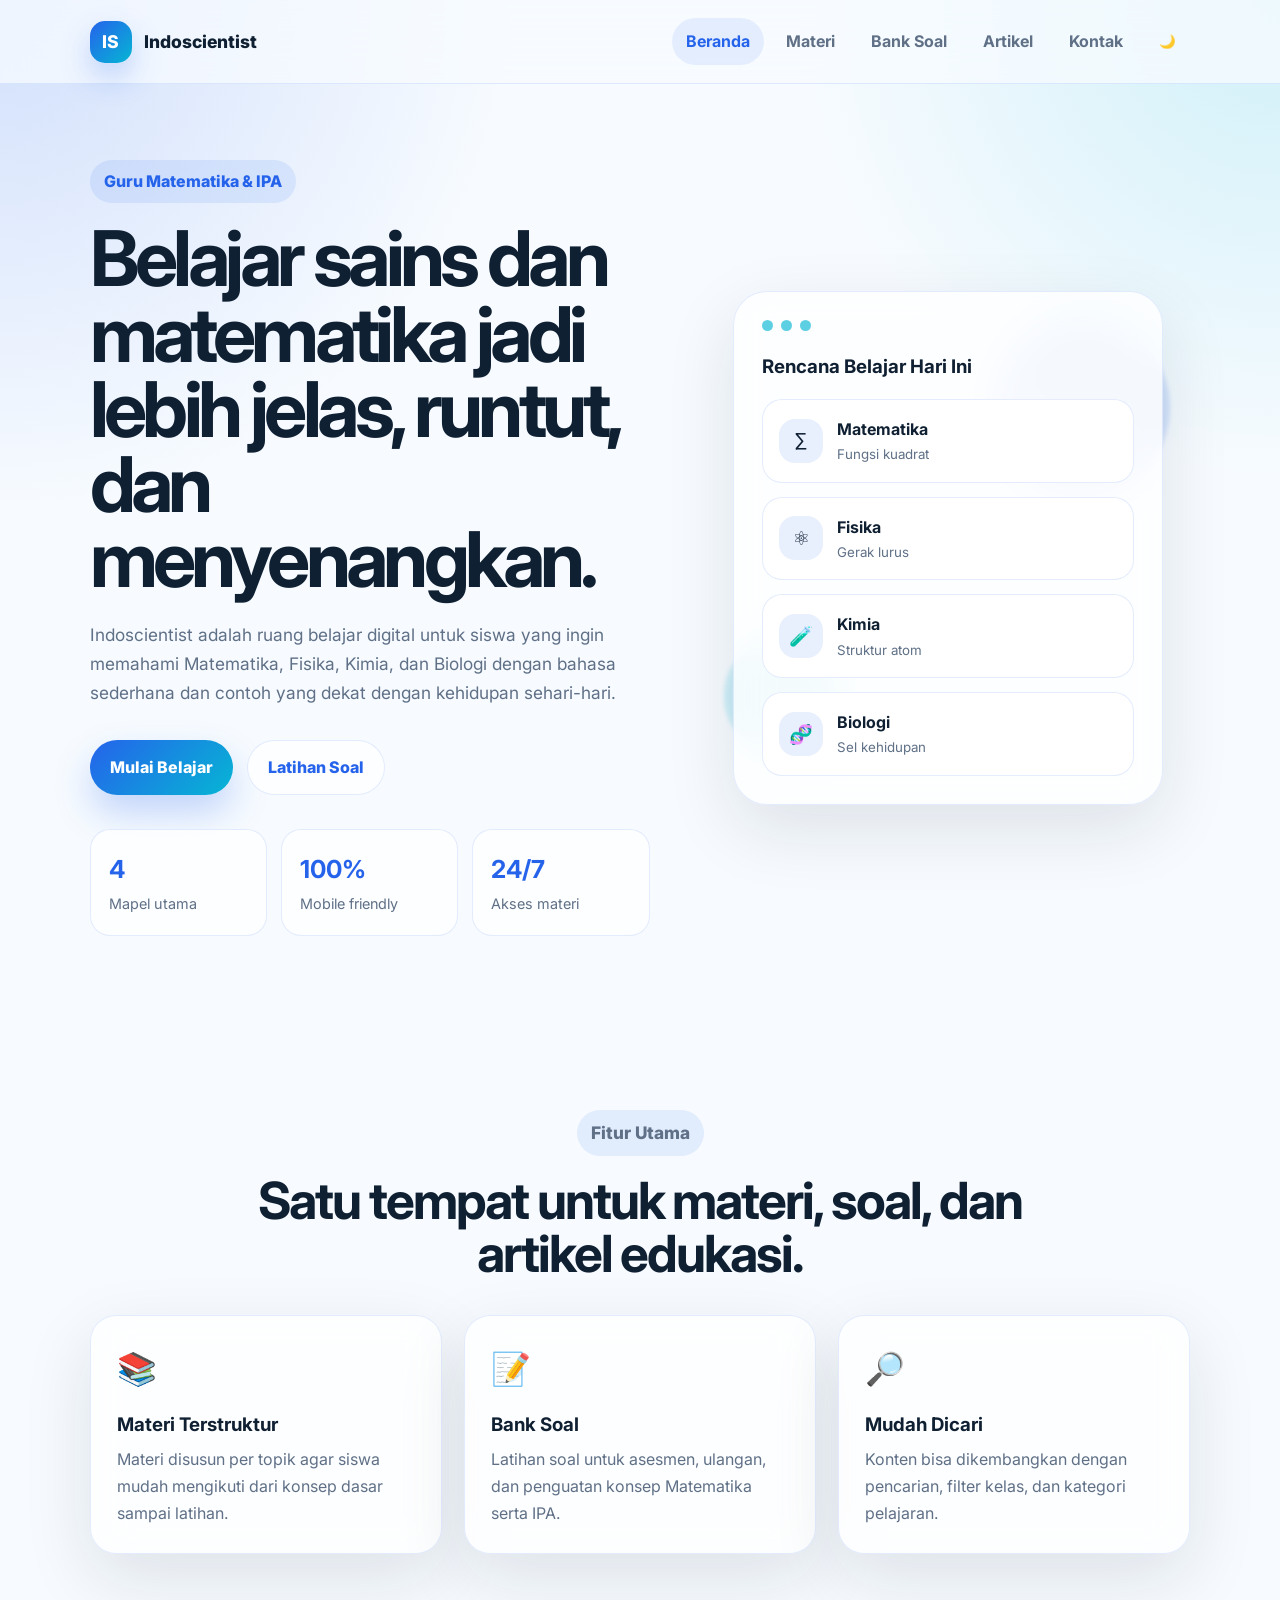
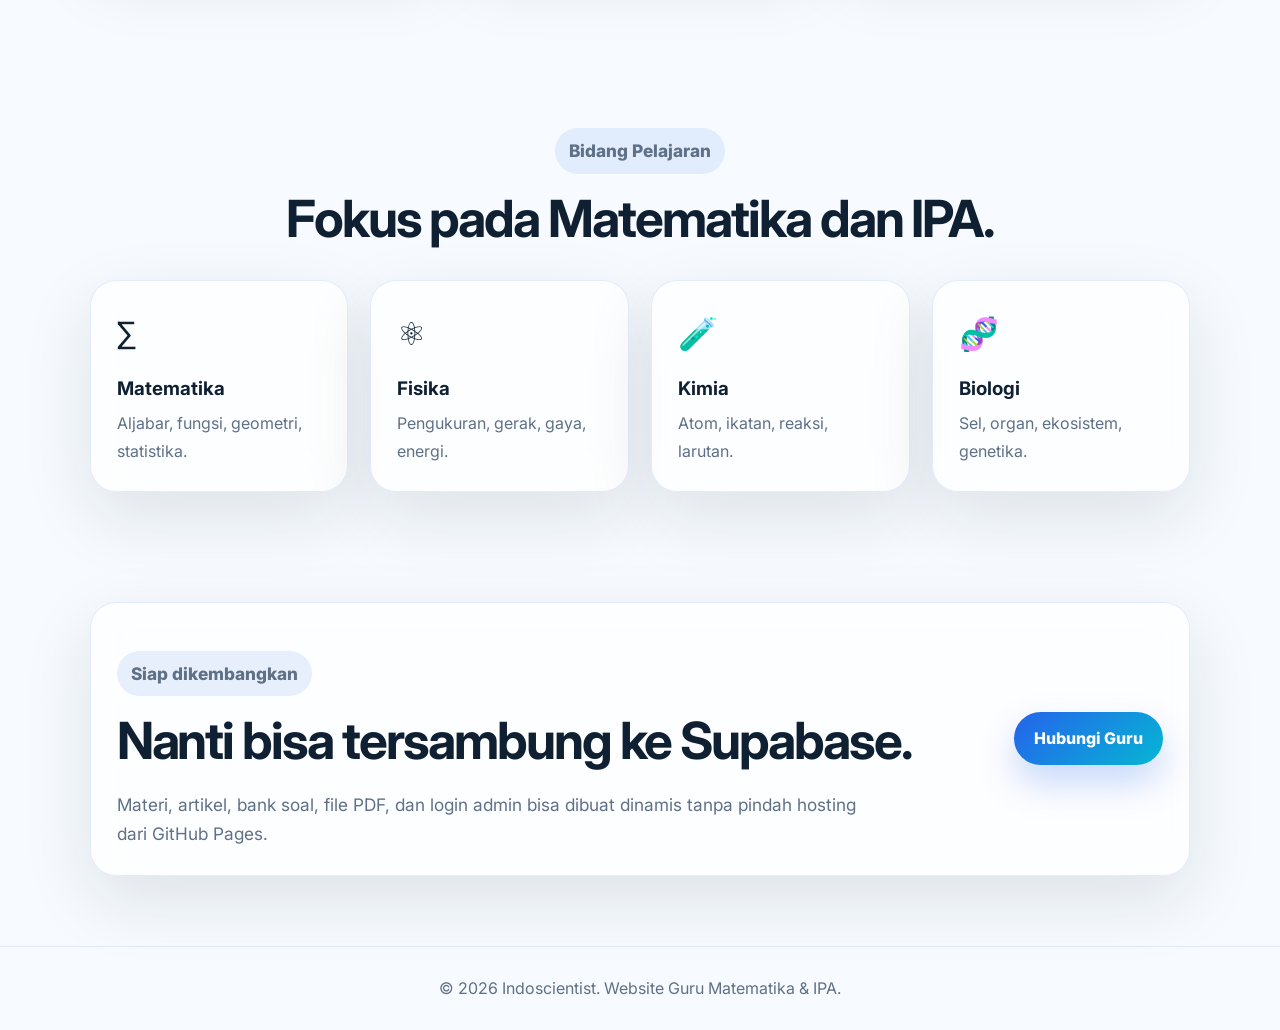
<file: index.html>
<!DOCTYPE html>
<html lang="id">
<head>
  <meta charset="UTF-8" />
  <meta name="viewport" content="width=device-width, initial-scale=1.0" />
  <meta name="description" content="Website pembelajaran Indoscientist untuk materi Matematika dan IPA." />
  <title>Indoscientist | Guru Matematika & IPA</title>
  <link rel="preconnect" href="https://fonts.googleapis.com">
  <link rel="preconnect" href="https://fonts.gstatic.com" crossorigin>
  <link href="https://fonts.googleapis.com/css2?family=Inter:wght@400;500;600;700;800&display=swap" rel="stylesheet">
  <link rel="stylesheet" href="css/style.css" />
</head>
<body>
  <header class="site-header">
    <a class="brand" href="index.html">
      <span class="brand-mark">IS</span>
      <span>Indoscientist</span>
    </a>

    <button class="nav-toggle" id="navToggle" aria-label="Buka menu">☰</button>

    <nav class="site-nav" id="siteNav">
      <a href="index.html" class="active">Beranda</a>
      <a href="materi.html">Materi</a>
      <a href="bank-soal.html">Bank Soal</a>
      <a href="artikel.html">Artikel</a>
      <a href="kontak.html">Kontak</a>
      <button class="theme-toggle" id="themeToggle" type="button">🌙</button>
    </nav>
  </header>

  <main>
    <section class="hero section">
      <div class="hero-content reveal">
        <p class="eyebrow">Guru Matematika & IPA</p>
        <h1>Belajar sains dan matematika jadi lebih jelas, runtut, dan menyenangkan.</h1>
        <p class="hero-subtitle">
          Indoscientist adalah ruang belajar digital untuk siswa yang ingin memahami Matematika, Fisika, Kimia, dan Biologi dengan bahasa sederhana dan contoh yang dekat dengan kehidupan sehari-hari.
        </p>
        <div class="hero-actions">
          <a href="materi.html" class="btn btn-primary">Mulai Belajar</a>
          <a href="bank-soal.html" class="btn btn-ghost">Latihan Soal</a>
        </div>
        <div class="stats-row">
          <div><strong>4</strong><span>Mapel utama</span></div>
          <div><strong>100%</strong><span>Mobile friendly</span></div>
          <div><strong>24/7</strong><span>Akses materi</span></div>
        </div>
      </div>

      <div class="hero-visual reveal">
        <div class="orb orb-one"></div>
        <div class="orb orb-two"></div>
        <div class="dashboard-card main-card">
          <div class="card-topline">
            <span></span><span></span><span></span>
          </div>
          <h3>Rencana Belajar Hari Ini</h3>
          <div class="lesson-list">
            <div class="lesson-item"><span>∑</span><div><b>Matematika</b><small>Fungsi kuadrat</small></div></div>
            <div class="lesson-item"><span>⚛</span><div><b>Fisika</b><small>Gerak lurus</small></div></div>
            <div class="lesson-item"><span>🧪</span><div><b>Kimia</b><small>Struktur atom</small></div></div>
            <div class="lesson-item"><span>🧬</span><div><b>Biologi</b><small>Sel kehidupan</small></div></div>
          </div>
        </div>
      </div>
    </section>

    <section class="section">
      <div class="section-heading reveal">
        <p class="eyebrow">Fitur Utama</p>
        <h2>Satu tempat untuk materi, soal, dan artikel edukasi.</h2>
      </div>
      <div class="feature-grid">
        <article class="feature-card reveal"><div class="icon">📚</div><h3>Materi Terstruktur</h3><p>Materi disusun per topik agar siswa mudah mengikuti dari konsep dasar sampai latihan.</p></article>
        <article class="feature-card reveal"><div class="icon">📝</div><h3>Bank Soal</h3><p>Latihan soal untuk asesmen, ulangan, dan penguatan konsep Matematika serta IPA.</p></article>
        <article class="feature-card reveal"><div class="icon">🔎</div><h3>Mudah Dicari</h3><p>Konten bisa dikembangkan dengan pencarian, filter kelas, dan kategori pelajaran.</p></article>
      </div>
    </section>

    <section class="section subjects-section">
      <div class="section-heading reveal">
        <p class="eyebrow">Bidang Pelajaran</p>
        <h2>Fokus pada Matematika dan IPA.</h2>
      </div>
      <div class="subject-grid">
        <a class="subject-card reveal" href="materi.html"><span>∑</span><h3>Matematika</h3><p>Aljabar, fungsi, geometri, statistika.</p></a>
        <a class="subject-card reveal" href="materi.html"><span>⚛</span><h3>Fisika</h3><p>Pengukuran, gerak, gaya, energi.</p></a>
        <a class="subject-card reveal" href="materi.html"><span>🧪</span><h3>Kimia</h3><p>Atom, ikatan, reaksi, larutan.</p></a>
        <a class="subject-card reveal" href="materi.html"><span>🧬</span><h3>Biologi</h3><p>Sel, organ, ekosistem, genetika.</p></a>
      </div>
    </section>

    <section class="cta section reveal">
      <div>
        <p class="eyebrow">Siap dikembangkan</p>
        <h2>Nanti bisa tersambung ke Supabase.</h2>
        <p>Materi, artikel, bank soal, file PDF, dan login admin bisa dibuat dinamis tanpa pindah hosting dari GitHub Pages.</p>
      </div>
      <a class="btn btn-primary" href="kontak.html">Hubungi Guru</a>
    </section>
  </main>

  <footer class="site-footer">
    <p>© 2026 Indoscientist. Website Guru Matematika & IPA.</p>
  </footer>

  <script src="js/app.js"></script>
</body>
</html>
</file>
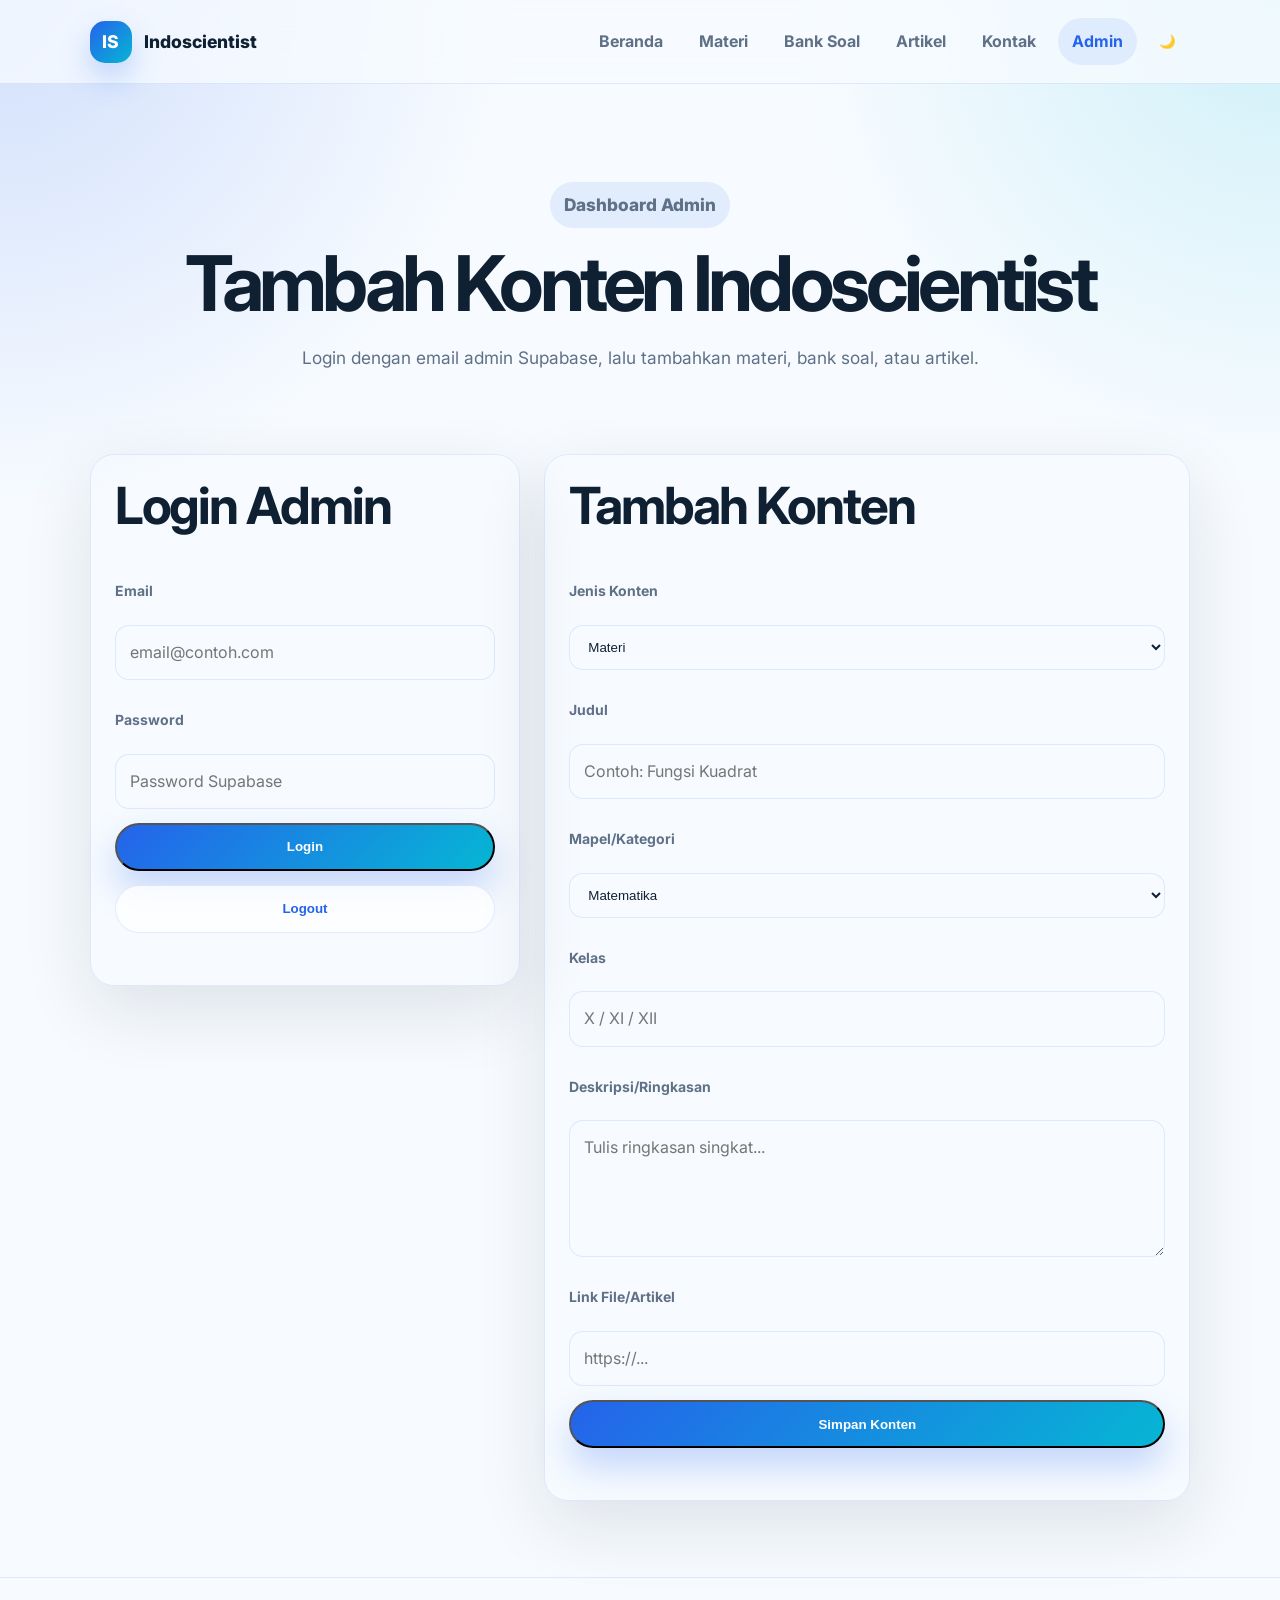
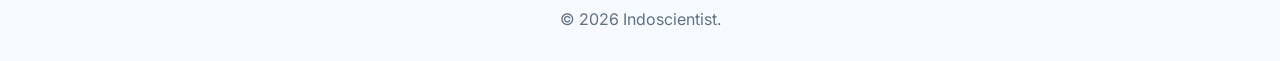
<file: admin.html>
<!DOCTYPE html>
<html lang="id">
<head>
  <meta charset="UTF-8" />
  <meta name="viewport" content="width=device-width, initial-scale=1.0" />
  <title>Admin | Indoscientist</title>
  <link rel="preconnect" href="https://fonts.googleapis.com"><link rel="preconnect" href="https://fonts.gstatic.com" crossorigin>
  <link href="https://fonts.googleapis.com/css2?family=Inter:wght@400;500;600;700;800&display=swap" rel="stylesheet">
  <link rel="stylesheet" href="css/style.css" />
</head>
<body>
  <header class="site-header"><a class="brand" href="index.html"><span class="brand-mark">IS</span><span>Indoscientist</span></a><button class="nav-toggle" id="navToggle">☰</button><nav class="site-nav" id="siteNav"><a href="index.html">Beranda</a><a href="materi.html">Materi</a><a href="bank-soal.html">Bank Soal</a><a href="artikel.html">Artikel</a><a href="kontak.html">Kontak</a><a href="admin.html" class="active">Admin</a><button class="theme-toggle" id="themeToggle" type="button">🌙</button></nav></header>
  <main>
    <section class="page-hero section reveal"><p class="eyebrow">Dashboard Admin</p><h1>Tambah Konten Indoscientist</h1><p>Login dengan email admin Supabase, lalu tambahkan materi, bank soal, atau artikel.</p></section>

    <section class="section compact admin-layout">
      <form class="admin-card reveal" id="loginForm">
        <h2>Login Admin</h2>
        <label>Email</label><input type="email" id="email" placeholder="email@contoh.com" required>
        <label>Password</label><input type="password" id="password" placeholder="Password Supabase" required>
        <button class="btn btn-primary" type="submit">Login</button>
        <button class="btn btn-ghost" type="button" id="logoutBtn">Logout</button>
        <p id="authStatus" class="form-status"></p>
      </form>

      <form class="admin-card reveal" id="contentForm">
        <h2>Tambah Konten</h2>
        <label>Jenis Konten</label>
        <select id="tableName" required>
          <option value="materi">Materi</option>
          <option value="bank_soal">Bank Soal</option>
          <option value="artikel">Artikel</option>
        </select>
        <label>Judul</label><input type="text" id="judul" placeholder="Contoh: Fungsi Kuadrat" required>
        <label>Mapel/Kategori</label>
        <select id="mapel" required>
          <option value="matematika">Matematika</option>
          <option value="fisika">Fisika</option>
          <option value="kimia">Kimia</option>
          <option value="biologi">Biologi</option>
          <option value="pendidikan">Pendidikan</option>
          <option value="teknologi">Teknologi</option>
        </select>
        <label>Kelas</label><input type="text" id="kelas" placeholder="X / XI / XII">
        <label>Deskripsi/Ringkasan</label><textarea id="deskripsi" rows="4" placeholder="Tulis ringkasan singkat..."></textarea>
        <label>Link File/Artikel</label><input type="url" id="linkFile" placeholder="https://...">
        <button class="btn btn-primary" type="submit">Simpan Konten</button>
        <p id="contentStatus" class="form-status"></p>
      </form>
    </section>
  </main>
  <footer class="site-footer"><p>© 2026 Indoscientist.</p></footer>
  <script src="js/app.js"></script>
  <script type="module" src="js/admin.js"></script>
</body>
</html>
</file>
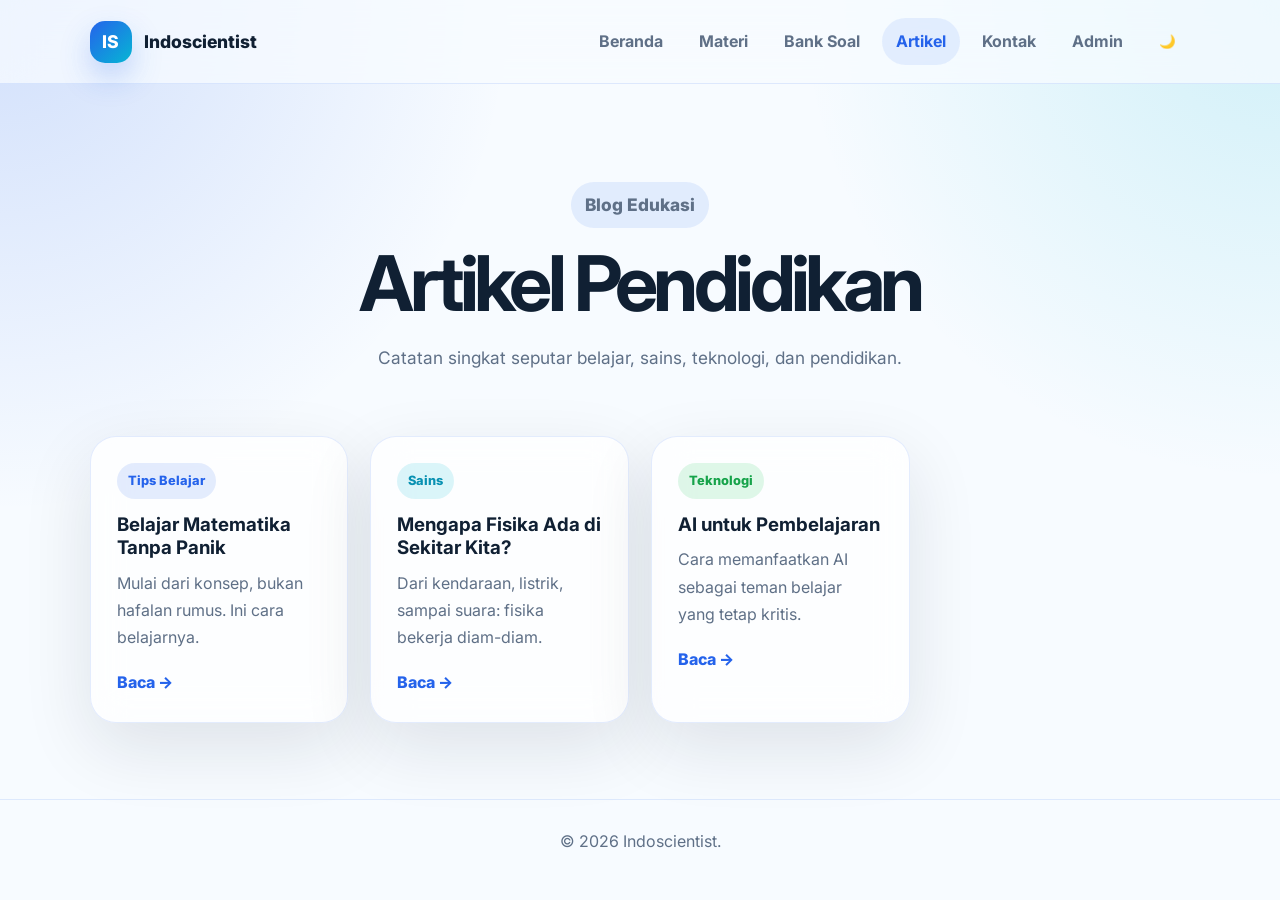
<file: artikel.html>
<!DOCTYPE html><html lang="id"><head><meta charset="UTF-8"><meta name="viewport" content="width=device-width, initial-scale=1.0"><title>Artikel | Indoscientist</title><link rel="preconnect" href="https://fonts.googleapis.com"><link rel="preconnect" href="https://fonts.gstatic.com" crossorigin><link href="https://fonts.googleapis.com/css2?family=Inter:wght@400;500;600;700;800&display=swap" rel="stylesheet"><link rel="stylesheet" href="css/style.css"></head><body><header class="site-header"><a class="brand" href="index.html"><span class="brand-mark">IS</span><span>Indoscientist</span></a><button class="nav-toggle" id="navToggle">☰</button><nav class="site-nav" id="siteNav"><a href="index.html">Beranda</a><a href="materi.html">Materi</a><a href="bank-soal.html">Bank Soal</a><a href="artikel.html" class="active">Artikel</a><a href="kontak.html">Kontak</a><a href="admin.html">Admin</a><button class="theme-toggle" id="themeToggle" type="button">🌙</button></nav></header><main><section class="page-hero section reveal"><p class="eyebrow">Blog Edukasi</p><h1>Artikel Pendidikan</h1><p>Catatan singkat seputar belajar, sains, teknologi, dan pendidikan.</p></section><section class="section compact"><div class="content-grid" id="artikelGrid"><article class="content-card reveal"><span class="tag blue">Tips Belajar</span><h3>Belajar Matematika Tanpa Panik</h3><p>Mulai dari konsep, bukan hafalan rumus. Ini cara belajarnya.</p><a href="#">Baca →</a></article><article class="content-card reveal"><span class="tag cyan">Sains</span><h3>Mengapa Fisika Ada di Sekitar Kita?</h3><p>Dari kendaraan, listrik, sampai suara: fisika bekerja diam-diam.</p><a href="#">Baca →</a></article><article class="content-card reveal"><span class="tag green">Teknologi</span><h3>AI untuk Pembelajaran</h3><p>Cara memanfaatkan AI sebagai teman belajar yang tetap kritis.</p><a href="#">Baca →</a></article></div></section></main><footer class="site-footer"><p>© 2026 Indoscientist.</p></footer><script src="js/app.js"></script><script type="module" src="js/data.js"></script></body></html>
</file>
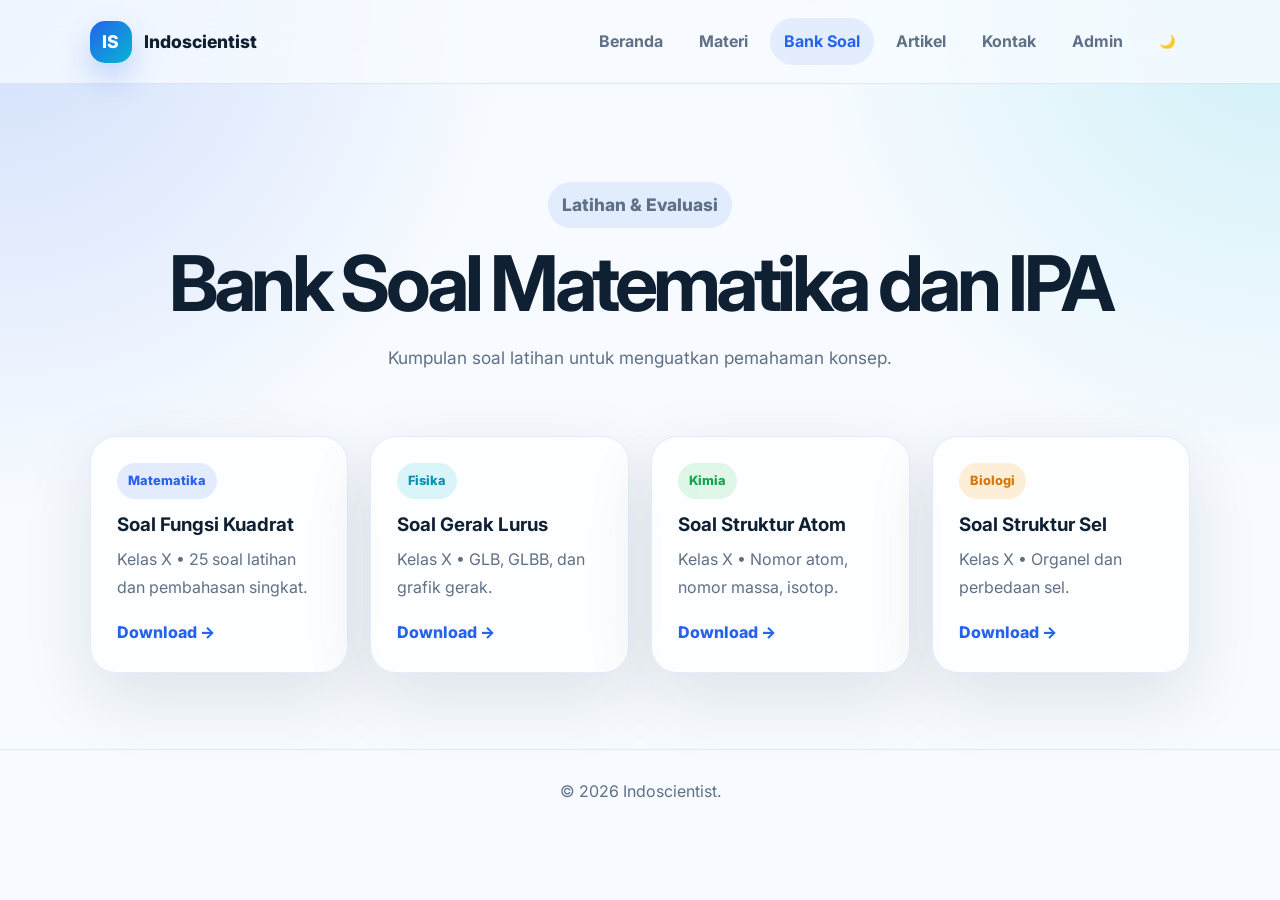
<file: bank-soal.html>
<!DOCTYPE html><html lang="id"><head><meta charset="UTF-8"><meta name="viewport" content="width=device-width, initial-scale=1.0"><title>Bank Soal | Indoscientist</title><link rel="preconnect" href="https://fonts.googleapis.com"><link rel="preconnect" href="https://fonts.gstatic.com" crossorigin><link href="https://fonts.googleapis.com/css2?family=Inter:wght@400;500;600;700;800&display=swap" rel="stylesheet"><link rel="stylesheet" href="css/style.css"></head><body><header class="site-header"><a class="brand" href="index.html"><span class="brand-mark">IS</span><span>Indoscientist</span></a><button class="nav-toggle" id="navToggle">☰</button><nav class="site-nav" id="siteNav"><a href="index.html">Beranda</a><a href="materi.html">Materi</a><a href="bank-soal.html" class="active">Bank Soal</a><a href="artikel.html">Artikel</a><a href="kontak.html">Kontak</a><a href="admin.html">Admin</a><button class="theme-toggle" id="themeToggle" type="button">🌙</button></nav></header><main><section class="page-hero section reveal"><p class="eyebrow">Latihan & Evaluasi</p><h1>Bank Soal Matematika dan IPA</h1><p>Kumpulan soal latihan untuk menguatkan pemahaman konsep.</p></section><section class="section compact"><div class="content-grid" id="bankSoalGrid"><article class="content-card reveal"><span class="tag blue">Matematika</span><h3>Soal Fungsi Kuadrat</h3><p>Kelas X • 25 soal latihan dan pembahasan singkat.</p><a href="#">Download →</a></article><article class="content-card reveal"><span class="tag cyan">Fisika</span><h3>Soal Gerak Lurus</h3><p>Kelas X • GLB, GLBB, dan grafik gerak.</p><a href="#">Download →</a></article><article class="content-card reveal"><span class="tag green">Kimia</span><h3>Soal Struktur Atom</h3><p>Kelas X • Nomor atom, nomor massa, isotop.</p><a href="#">Download →</a></article><article class="content-card reveal"><span class="tag amber">Biologi</span><h3>Soal Struktur Sel</h3><p>Kelas X • Organel dan perbedaan sel.</p><a href="#">Download →</a></article></div></section></main><footer class="site-footer"><p>© 2026 Indoscientist.</p></footer><script src="js/app.js"></script><script type="module" src="js/data.js"></script></body></html>
</file>
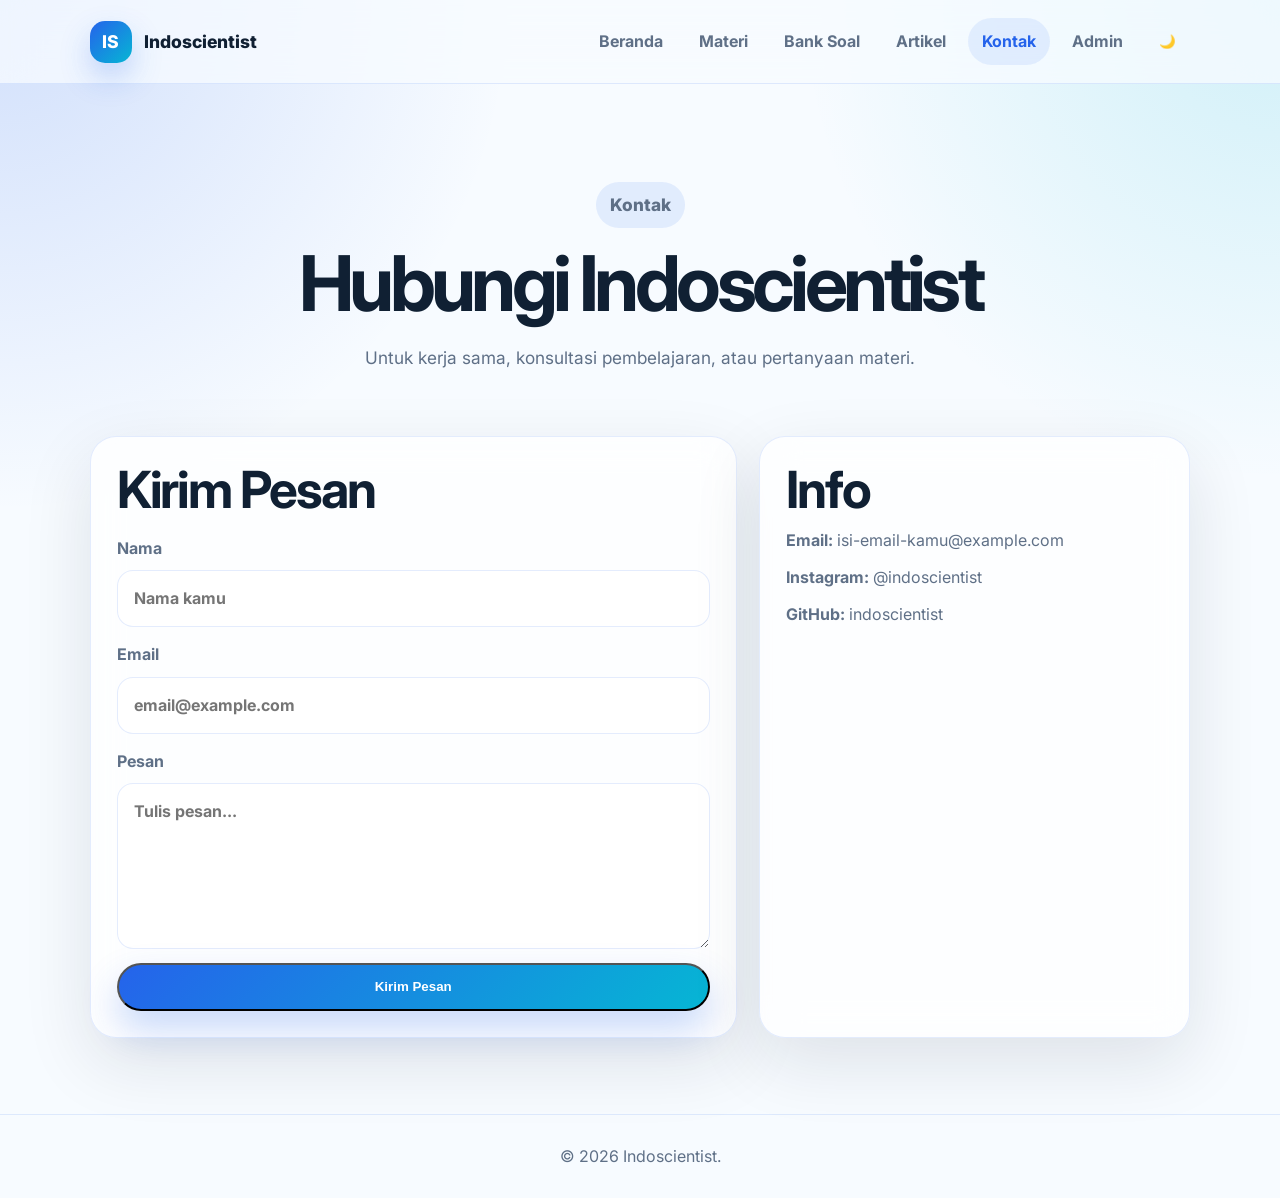
<file: kontak.html>
<!DOCTYPE html><html lang="id"><head><meta charset="UTF-8"><meta name="viewport" content="width=device-width, initial-scale=1.0"><title>Kontak | Indoscientist</title><link rel="preconnect" href="https://fonts.googleapis.com"><link rel="preconnect" href="https://fonts.gstatic.com" crossorigin><link href="https://fonts.googleapis.com/css2?family=Inter:wght@400;500;600;700;800&display=swap" rel="stylesheet"><link rel="stylesheet" href="css/style.css"></head><body><header class="site-header"><a class="brand" href="index.html"><span class="brand-mark">IS</span><span>Indoscientist</span></a><button class="nav-toggle" id="navToggle">☰</button><nav class="site-nav" id="siteNav"><a href="index.html">Beranda</a><a href="materi.html">Materi</a><a href="bank-soal.html">Bank Soal</a><a href="artikel.html">Artikel</a><a href="kontak.html" class="active">Kontak</a><a href="admin.html">Admin</a><button class="theme-toggle" id="themeToggle" type="button">🌙</button></nav></header><main><section class="page-hero section reveal"><p class="eyebrow">Kontak</p><h1>Hubungi Indoscientist</h1><p>Untuk kerja sama, konsultasi pembelajaran, atau pertanyaan materi.</p></section><section class="section compact contact-layout"><div class="contact-card reveal"><h2>Kirim Pesan</h2><form><label>Nama<input type="text" placeholder="Nama kamu"></label><label>Email<input type="email" placeholder="email@example.com"></label><label>Pesan<textarea rows="5" placeholder="Tulis pesan..."></textarea></label><button class="btn btn-primary" type="button">Kirim Pesan</button></form></div><div class="contact-card reveal"><h2>Info</h2><p><b>Email:</b> isi-email-kamu@example.com</p><p><b>Instagram:</b> @indoscientist</p><p><b>GitHub:</b> indoscientist</p></div></section></main><footer class="site-footer"><p>© 2026 Indoscientist.</p></footer><script src="js/app.js"></script></body></html>
</file>
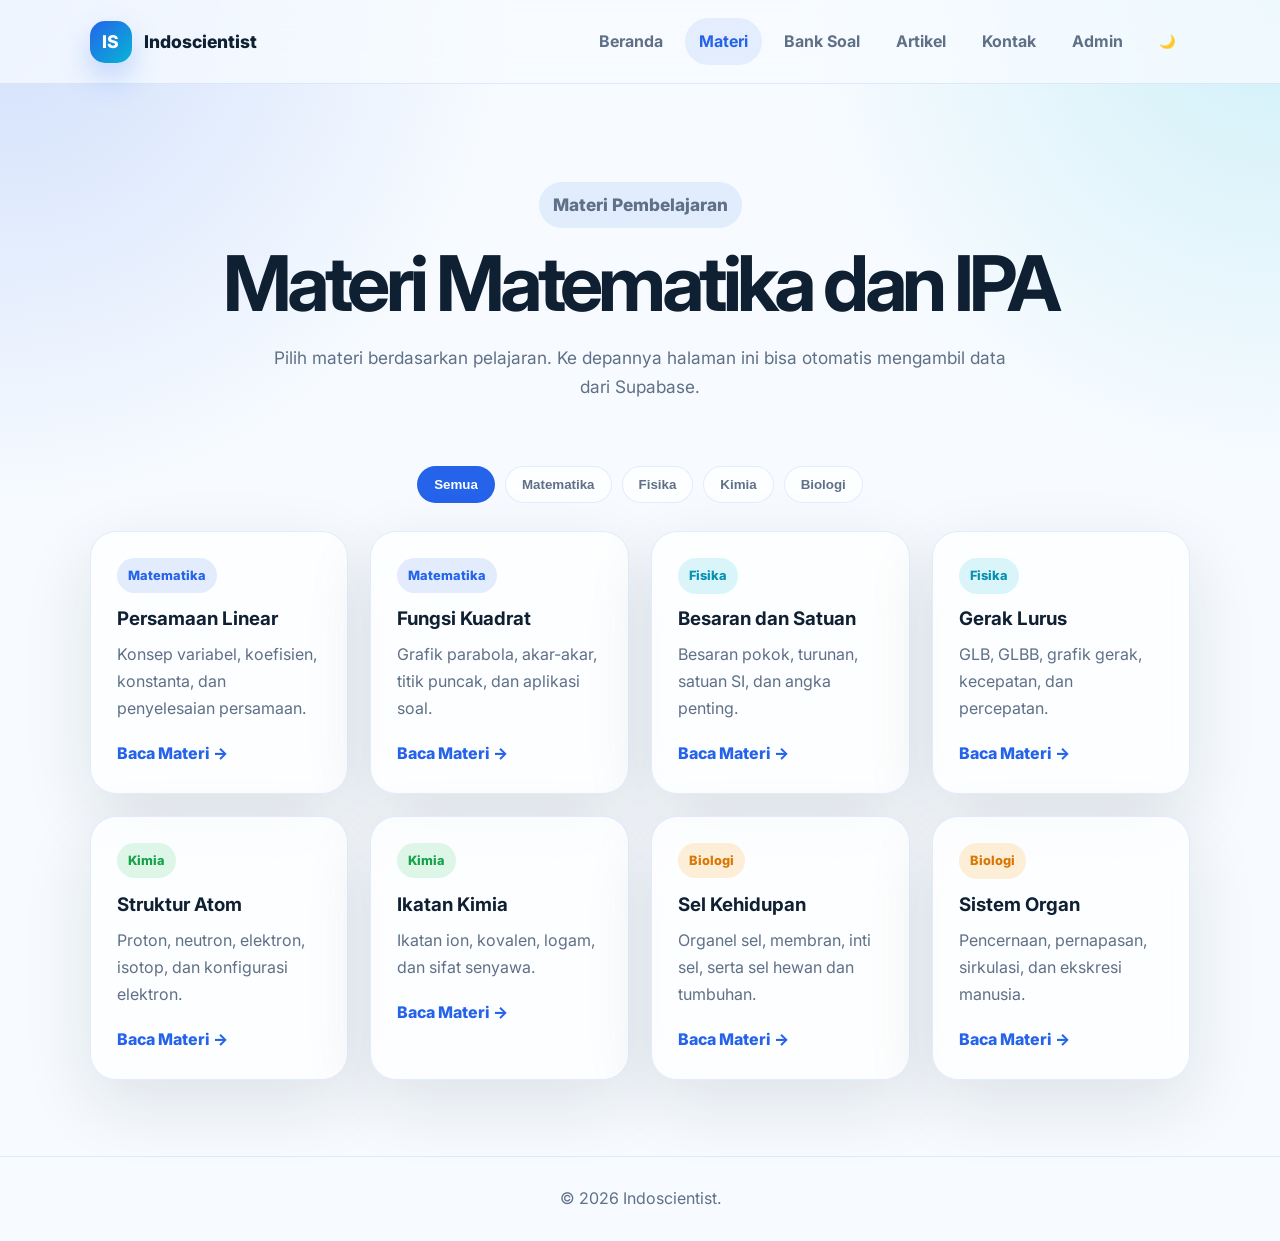
<file: materi.html>
<!DOCTYPE html>
<html lang="id">
<head>
  <meta charset="UTF-8" />
  <meta name="viewport" content="width=device-width, initial-scale=1.0" />
  <title>Materi | Indoscientist</title>
  <link rel="preconnect" href="https://fonts.googleapis.com"><link rel="preconnect" href="https://fonts.gstatic.com" crossorigin>
  <link href="https://fonts.googleapis.com/css2?family=Inter:wght@400;500;600;700;800&display=swap" rel="stylesheet">
  <link rel="stylesheet" href="css/style.css" />
</head>
<body>
  <header class="site-header"><a class="brand" href="index.html"><span class="brand-mark">IS</span><span>Indoscientist</span></a><button class="nav-toggle" id="navToggle">☰</button><nav class="site-nav" id="siteNav"><a href="index.html">Beranda</a><a href="materi.html" class="active">Materi</a><a href="bank-soal.html">Bank Soal</a><a href="artikel.html">Artikel</a><a href="kontak.html">Kontak</a><a href="admin.html">Admin</a><button class="theme-toggle" id="themeToggle" type="button">🌙</button></nav></header>
  <main>
    <section class="page-hero section reveal"><p class="eyebrow">Materi Pembelajaran</p><h1>Materi Matematika dan IPA</h1><p>Pilih materi berdasarkan pelajaran. Ke depannya halaman ini bisa otomatis mengambil data dari Supabase.</p></section>
    <section class="section compact"><div class="filter-pills reveal"><button class="pill active" data-filter="all">Semua</button><button class="pill" data-filter="matematika">Matematika</button><button class="pill" data-filter="fisika">Fisika</button><button class="pill" data-filter="kimia">Kimia</button><button class="pill" data-filter="biologi">Biologi</button></div>
      <div class="content-grid" id="materiGrid">
        <article class="content-card reveal" data-category="matematika"><span class="tag blue">Matematika</span><h3>Persamaan Linear</h3><p>Konsep variabel, koefisien, konstanta, dan penyelesaian persamaan.</p><a href="#">Baca Materi →</a></article>
        <article class="content-card reveal" data-category="matematika"><span class="tag blue">Matematika</span><h3>Fungsi Kuadrat</h3><p>Grafik parabola, akar-akar, titik puncak, dan aplikasi soal.</p><a href="#">Baca Materi →</a></article>
        <article class="content-card reveal" data-category="fisika"><span class="tag cyan">Fisika</span><h3>Besaran dan Satuan</h3><p>Besaran pokok, turunan, satuan SI, dan angka penting.</p><a href="#">Baca Materi →</a></article>
        <article class="content-card reveal" data-category="fisika"><span class="tag cyan">Fisika</span><h3>Gerak Lurus</h3><p>GLB, GLBB, grafik gerak, kecepatan, dan percepatan.</p><a href="#">Baca Materi →</a></article>
        <article class="content-card reveal" data-category="kimia"><span class="tag green">Kimia</span><h3>Struktur Atom</h3><p>Proton, neutron, elektron, isotop, dan konfigurasi elektron.</p><a href="#">Baca Materi →</a></article>
        <article class="content-card reveal" data-category="kimia"><span class="tag green">Kimia</span><h3>Ikatan Kimia</h3><p>Ikatan ion, kovalen, logam, dan sifat senyawa.</p><a href="#">Baca Materi →</a></article>
        <article class="content-card reveal" data-category="biologi"><span class="tag amber">Biologi</span><h3>Sel Kehidupan</h3><p>Organel sel, membran, inti sel, serta sel hewan dan tumbuhan.</p><a href="#">Baca Materi →</a></article>
        <article class="content-card reveal" data-category="biologi"><span class="tag amber">Biologi</span><h3>Sistem Organ</h3><p>Pencernaan, pernapasan, sirkulasi, dan ekskresi manusia.</p><a href="#">Baca Materi →</a></article>
      </div>
    </section>
  </main><footer class="site-footer"><p>© 2026 Indoscientist.</p></footer><script src="js/app.js"></script><script type="module" src="js/data.js"></script>
</body>
</html>
</file>
<file: css/style.css>
:root {
  --bg: #f7fbff;
  --surface: rgba(255, 255, 255, 0.78);
  --surface-solid: #ffffff;
  --text: #102033;
  --muted: #5f7087;
  --primary: #2563eb;
  --primary-dark: #1d4ed8;
  --accent: #06b6d4;
  --border: rgba(37, 99, 235, 0.12);
  --shadow: 0 24px 70px rgba(15, 23, 42, 0.11);
  --radius: 26px;
}

[data-theme="dark"] {
  --bg: #07111f;
  --surface: rgba(15, 23, 42, 0.76);
  --surface-solid: #0f172a;
  --text: #e5efff;
  --muted: #a8b6ca;
  --primary: #60a5fa;
  --primary-dark: #3b82f6;
  --accent: #22d3ee;
  --border: rgba(148, 163, 184, 0.18);
  --shadow: 0 24px 70px rgba(0, 0, 0, 0.34);
}

* { box-sizing: border-box; margin: 0; padding: 0; }
html { scroll-behavior: smooth; }
body {
  font-family: 'Inter', system-ui, sans-serif;
  background:
    radial-gradient(circle at top left, rgba(37, 99, 235, .18), transparent 32rem),
    radial-gradient(circle at top right, rgba(6, 182, 212, .16), transparent 30rem),
    var(--bg);
  color: var(--text);
  line-height: 1.7;
  min-height: 100vh;
}
a { color: inherit; text-decoration: none; }

.site-header {
  position: sticky; top: 0; z-index: 50;
  display: flex; align-items: center; justify-content: space-between;
  padding: 18px 7%;
  backdrop-filter: blur(18px);
  background: color-mix(in srgb, var(--bg) 76%, transparent);
  border-bottom: 1px solid var(--border);
}
.brand { display: flex; align-items: center; gap: 12px; font-weight: 800; font-size: 1.1rem; }
.brand-mark {
  width: 42px; height: 42px; display: grid; place-items: center;
  border-radius: 15px; color: white;
  background: linear-gradient(135deg, var(--primary), var(--accent));
  box-shadow: 0 14px 30px rgba(37, 99, 235, .25);
}
.site-nav { display: flex; align-items: center; gap: 8px; }
.site-nav a, .theme-toggle {
  border: 0; background: transparent; color: var(--muted);
  padding: 10px 14px; border-radius: 999px; font-weight: 700; cursor: pointer;
}
.site-nav a:hover, .site-nav a.active, .theme-toggle:hover { color: var(--primary); background: rgba(37, 99, 235, .09); }
.nav-toggle { display: none; border: 0; background: var(--surface-solid); color: var(--text); padding: 10px 12px; border-radius: 12px; font-size: 1.2rem; box-shadow: var(--shadow); }

.section { padding: 76px 7%; }
.hero { min-height: 86vh; display: grid; grid-template-columns: 1.08fr .92fr; gap: 48px; align-items: center; }
.eyebrow { display: inline-flex; color: var(--primary); background: rgba(37, 99, 235, .1); padding: 8px 14px; border-radius: 999px; font-weight: 800; margin-bottom: 18px; }
h1 { font-size: clamp(2.4rem, 6vw, 5.5rem); line-height: .98; letter-spacing: -0.06em; }
h2 { font-size: clamp(2rem, 4vw, 3.3rem); line-height: 1.05; letter-spacing: -0.04em; }
h3 { line-height: 1.25; }
.hero-subtitle, .page-hero p, .section-heading p, .cta p { color: var(--muted); font-size: 1.08rem; max-width: 760px; margin-top: 22px; }
.hero-actions { display: flex; gap: 14px; margin-top: 32px; flex-wrap: wrap; }
.btn { display: inline-flex; justify-content: center; align-items: center; min-height: 48px; padding: 13px 20px; border-radius: 999px; font-weight: 800; }
.btn-primary { color: white; background: linear-gradient(135deg, var(--primary), var(--accent)); box-shadow: 0 18px 36px rgba(37, 99, 235, .25); }
.btn-ghost { color: var(--primary); background: var(--surface); border: 1px solid var(--border); }
.stats-row { display: grid; grid-template-columns: repeat(3, 1fr); gap: 14px; margin-top: 34px; max-width: 560px; }
.stats-row div { padding: 18px; border-radius: 20px; background: var(--surface); border: 1px solid var(--border); }
.stats-row strong { display: block; font-size: 1.55rem; color: var(--primary); }
.stats-row span { color: var(--muted); font-size: .9rem; }

.hero-visual { position: relative; min-height: 520px; display: grid; place-items: center; }
.orb { position: absolute; border-radius: 999px; filter: blur(2px); opacity: .8; }
.orb-one { width: 180px; height: 180px; background: rgba(37,99,235,.2); top: 30px; right: 20px; }
.orb-two { width: 120px; height: 120px; background: rgba(6,182,212,.22); bottom: 52px; left: 18px; }
.dashboard-card { position: relative; width: min(100%, 430px); background: var(--surface); border: 1px solid var(--border); border-radius: 34px; padding: 28px; box-shadow: var(--shadow); backdrop-filter: blur(18px); }
.card-topline { display: flex; gap: 8px; margin-bottom: 24px; }
.card-topline span { width: 11px; height: 11px; border-radius: 999px; background: var(--accent); opacity: .65; }
.lesson-list { display: grid; gap: 14px; margin-top: 20px; }
.lesson-item { display: flex; gap: 14px; align-items: center; padding: 16px; background: var(--surface-solid); border: 1px solid var(--border); border-radius: 20px; }
.lesson-item span { width: 44px; height: 44px; display: grid; place-items: center; border-radius: 16px; background: rgba(37,99,235,.1); font-size: 1.2rem; }
.lesson-item small { display: block; color: var(--muted); }

.section-heading { text-align: center; max-width: 820px; margin: 0 auto 34px; }
.feature-grid, .subject-grid, .content-grid { display: grid; gap: 22px; }
.feature-grid { grid-template-columns: repeat(3, 1fr); }
.subject-grid, .content-grid { grid-template-columns: repeat(4, 1fr); }
.feature-card, .subject-card, .content-card, .contact-card, .cta {
  background: var(--surface); border: 1px solid var(--border); border-radius: var(--radius); padding: 26px; box-shadow: var(--shadow); backdrop-filter: blur(18px);
}
.feature-card .icon, .subject-card span { font-size: 2rem; display: inline-block; margin-bottom: 16px; }
.feature-card p, .subject-card p, .content-card p, .contact-card p { color: var(--muted); margin-top: 10px; }
.subject-card, .content-card { transition: transform .22s ease, border-color .22s ease; }
.subject-card:hover, .content-card:hover { transform: translateY(-6px); border-color: color-mix(in srgb, var(--primary) 50%, transparent); }

.cta { display: flex; justify-content: space-between; align-items: center; gap: 24px; margin: 34px 7% 70px; }
.page-hero { text-align: center; padding-bottom: 40px; }
.page-hero p { margin-left: auto; margin-right: auto; }
.compact { padding-top: 24px; }
.filter-pills { display: flex; justify-content: center; flex-wrap: wrap; gap: 10px; margin-bottom: 28px; }
.pill { border: 1px solid var(--border); background: var(--surface); color: var(--muted); padding: 10px 16px; border-radius: 999px; font-weight: 800; cursor: pointer; }
.pill.active, .pill:hover { background: var(--primary); color: white; }
.tag { display: inline-block; padding: 7px 11px; border-radius: 999px; font-size: .8rem; font-weight: 800; margin-bottom: 14px; }
.tag.blue { background: rgba(37,99,235,.12); color: #2563eb; }
.tag.cyan { background: rgba(6,182,212,.14); color: #0891b2; }
.tag.green { background: rgba(34,197,94,.14); color: #16a34a; }
.tag.amber { background: rgba(245,158,11,.16); color: #d97706; }
.content-card a { display: inline-block; color: var(--primary); font-weight: 800; margin-top: 18px; }
.contact-layout { display: grid; grid-template-columns: 1.2fr .8fr; gap: 22px; }
form { display: grid; gap: 14px; margin-top: 18px; }
label { display: grid; gap: 8px; color: var(--muted); font-weight: 700; }
input, textarea { width: 100%; border: 1px solid var(--border); background: var(--surface-solid); color: var(--text); padding: 14px 16px; border-radius: 16px; font: inherit; }
.site-footer { text-align: center; padding: 28px 7%; color: var(--muted); border-top: 1px solid var(--border); }

.reveal { opacity: 0; transform: translateY(18px); transition: .7s ease; }
.reveal.visible { opacity: 1; transform: translateY(0); }

@media (max-width: 1080px) {
  .hero, .contact-layout { grid-template-columns: 1fr; }
  .hero-visual { min-height: 430px; }
  .content-grid, .subject-grid { grid-template-columns: repeat(2, 1fr); }
}
@media (max-width: 760px) {
  .site-header { padding: 14px 5%; }
  .nav-toggle { display: block; }
  .site-nav { position: fixed; left: 5%; right: 5%; top: 74px; display: none; flex-direction: column; align-items: stretch; padding: 14px; background: var(--surface-solid); border: 1px solid var(--border); border-radius: 22px; box-shadow: var(--shadow); }
  .site-nav.open { display: flex; }
  .site-nav a, .theme-toggle { text-align: left; }
  .section { padding: 54px 5%; }
  .hero { min-height: auto; gap: 28px; }
  .hero-actions .btn { width: 100%; }
  .stats-row, .feature-grid, .subject-grid, .content-grid { grid-template-columns: 1fr; }
  .hero-visual { min-height: 360px; }
  .dashboard-card { padding: 22px; border-radius: 26px; }
  .cta { flex-direction: column; align-items: flex-start; margin: 24px 5% 52px; }
  .cta .btn { width: 100%; }
}

.admin-layout {
  display: grid;
  grid-template-columns: 0.8fr 1.2fr;
  gap: 24px;
  align-items: start;
}

.admin-card {
  background: var(--card);
  border: 1px solid var(--border);
  border-radius: 24px;
  padding: 24px;
  box-shadow: var(--shadow);
}

.admin-card h2 {
  margin-bottom: 18px;
}

.admin-card label {
  display: block;
  margin: 14px 0 8px;
  color: var(--muted);
  font-weight: 700;
  font-size: 14px;
}

.admin-card input,
.admin-card select,
.admin-card textarea {
  width: 100%;
  padding: 13px 14px;
  border-radius: 14px;
  border: 1px solid var(--border);
  background: var(--bg);
  color: var(--text);
  outline: none;
}

.form-status {
  margin-top: 14px;
  color: var(--muted);
  font-weight: 600;
}

.empty-state {
  grid-column: 1 / -1;
  text-align: center;
  color: var(--muted);
  padding: 36px;
}

@media (max-width: 820px) {
  .admin-layout {
    grid-template-columns: 1fr;
  }
}
</file>
